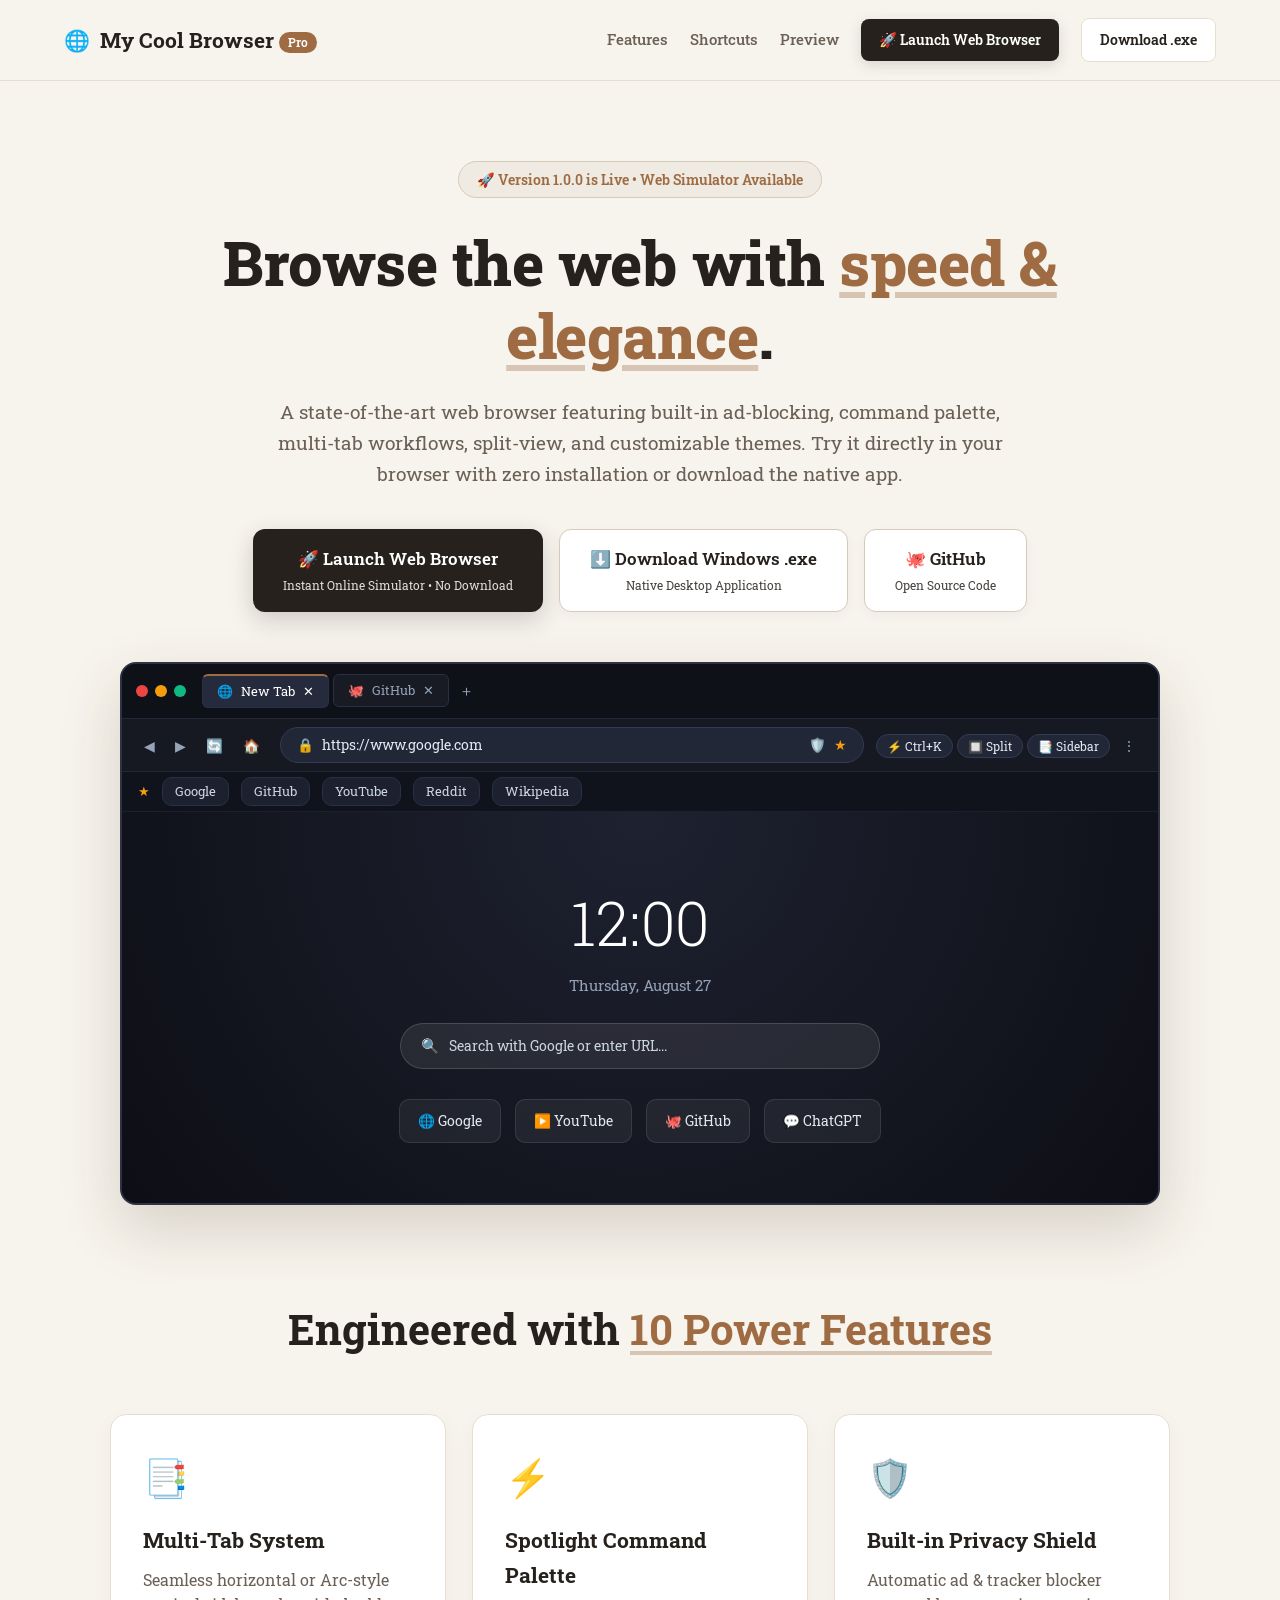
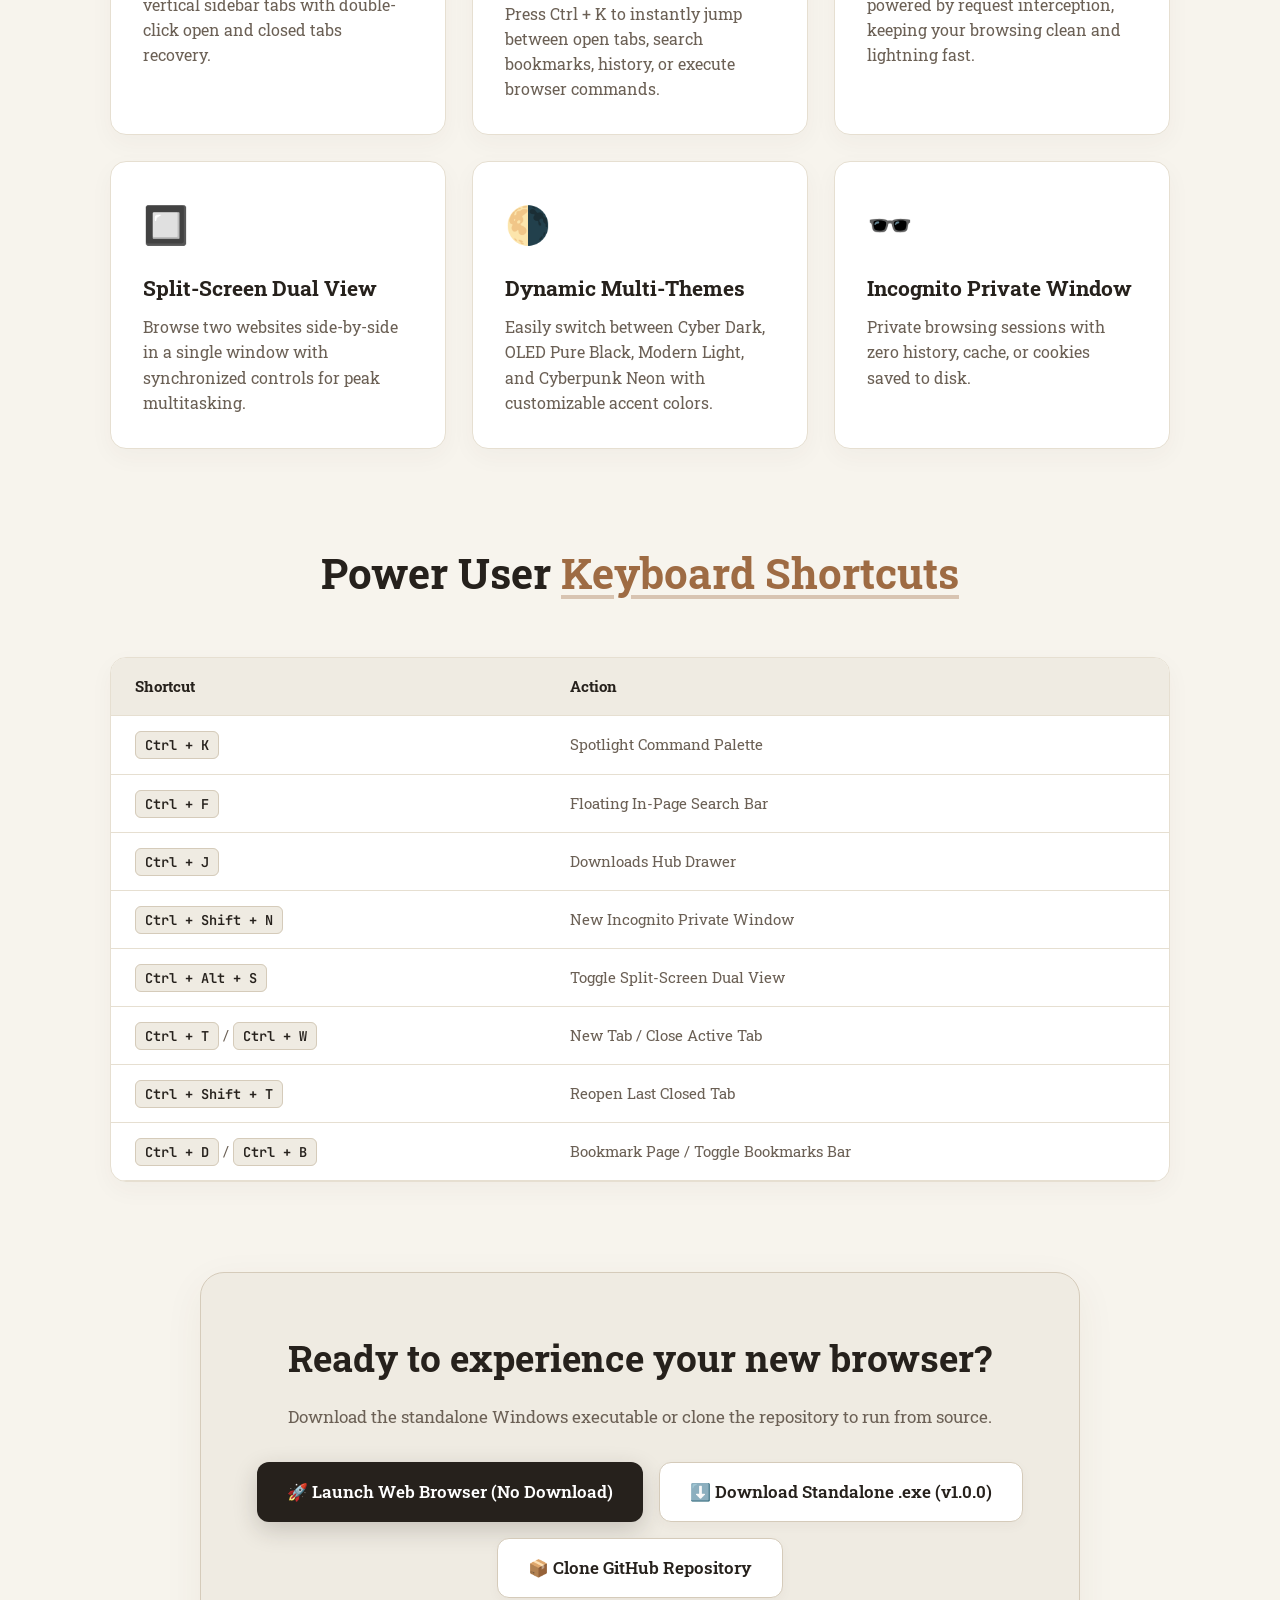
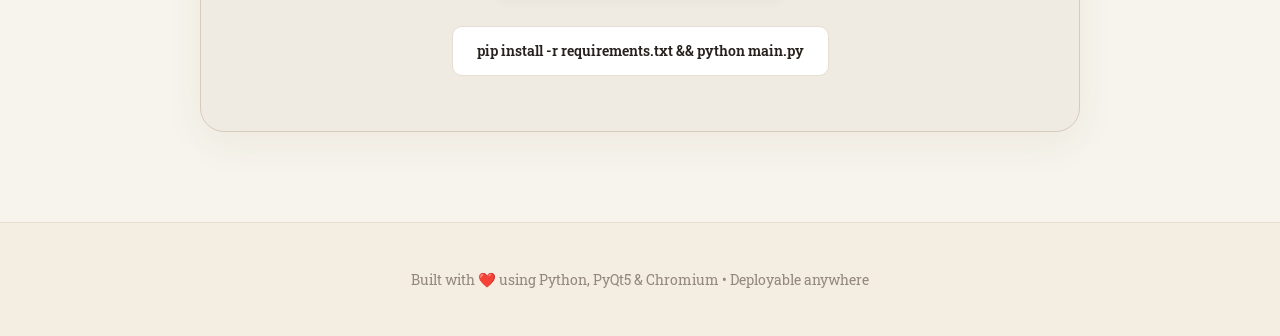
<file: web/index.html>
<!DOCTYPE html>
<html lang="en">
<head>
    <meta charset="UTF-8">
    <meta name="viewport" content="width=device-width, initial-scale=1.0">
    <title>My Cool Browser Pro - Fast, Private & Modern Desktop Browser</title>
    <meta name="description" content="A next-generation desktop web browser built with Python, PyQt5, and Chromium engine featuring multi-tabs, ad-blocking, split-screen, and customizable themes.">
    <link rel="stylesheet" href="style.css">
    <link href="https://fonts.googleapis.com/css2?family=Roboto+Slab:wght@300;400;500;600;700;800&family=JetBrains+Mono:wght@400;600&display=swap" rel="stylesheet">
</head>
<body>
    <!-- Navbar -->
    <header class="navbar">
        <div class="nav-container">
            <div class="logo">
                <span class="logo-icon">🌐</span>
                <span class="logo-text">My Cool Browser <span class="badge">Pro</span></span>
            </div>
            <nav class="nav-links">
                <a href="#features">Features</a>
                <a href="#shortcuts">Shortcuts</a>
                <a href="#preview">Preview</a>
                <a href="app.html" class="nav-btn nav-btn-primary">🚀 Launch Web Browser</a>
                <a href="https://github.com/rohanjha-rj/browser/releases" target="_blank" class="nav-btn nav-btn-outline">Download .exe</a>
            </nav>
        </div>
    </header>

    <!-- Hero Section -->
    <section class="hero">
        <div class="hero-badge">🚀 Version 1.0.0 is Live • Web Simulator Available</div>
        <h1 class="hero-title">Browse the web with <span class="gradient-text">speed & elegance</span>.</h1>
        <p class="hero-subtitle">
            A state-of-the-art web browser featuring built-in ad-blocking, command palette, multi-tab workflows, split-view, and customizable themes.
            Try it directly in your browser with zero installation or download the native app.
        </p>
        <div class="hero-actions">
            <a href="app.html" class="btn btn-primary">
                <span>🚀 Launch Web Browser</span>
                <small>Instant Online Simulator • No Download</small>
            </a>
            <a href="https://github.com/rohanjha-rj/browser/releases" target="_blank" class="btn btn-secondary">
                <span>⬇️ Download Windows .exe</span>
                <small>Native Desktop Application</small>
            </a>
            <a href="https://github.com/rohanjha-rj/browser" target="_blank" class="btn btn-secondary">
                <span>🐙 GitHub</span>
                <small>Open Source Code</small>
            </a>
        </div>
    </section>

    <!-- Interactive Browser Preview Mockup -->
    <section class="preview-section" id="preview">
        <div class="browser-mockup">
            <!-- Mock Titlebar -->
            <div class="mock-titlebar">
                <div class="window-controls">
                    <span class="dot red"></span>
                    <span class="dot yellow"></span>
                    <span class="dot green"></span>
                </div>
                <div class="mock-tab-strip">
                    <div class="mock-tab active">
                        <span>🌐</span>
                        <span>New Tab</span>
                        <span class="close-x">✕</span>
                    </div>
                    <div class="mock-tab">
                        <span>🐙</span>
                        <span>GitHub</span>
                        <span class="close-x">✕</span>
                    </div>
                    <button class="mock-new-tab">＋</button>
                </div>
            </div>
            <!-- Mock Navbar -->
            <div class="mock-navbar">
                <div class="mock-nav-btns">
                    <button>◀</button>
                    <button>▶</button>
                    <button>🔄</button>
                    <button>🏠</button>
                </div>
                <div class="mock-omnibox">
                    <span class="mock-lock">🔒</span>
                    <span class="mock-url">https://www.google.com</span>
                    <span class="mock-shield">🛡️</span>
                    <span class="mock-star">★</span>
                </div>
                <div class="mock-actions">
                    <button class="pill-btn">⚡ Ctrl+K</button>
                    <button class="pill-btn">🔲 Split</button>
                    <button class="pill-btn">📑 Sidebar</button>
                    <button>⋮</button>
                </div>
            </div>
            <!-- Mock Bookmarks -->
            <div class="mock-bookmarks">
                <span class="bm-star">★</span>
                <span class="bm-item">Google</span>
                <span class="bm-item">GitHub</span>
                <span class="bm-item">YouTube</span>
                <span class="bm-item">Reddit</span>
                <span class="bm-item">Wikipedia</span>
            </div>
            <!-- Mock View Content -->
            <div class="mock-web-view">
                <div class="mock-clock">12:00</div>
                <div class="mock-date">Thursday, August 27</div>
                <div class="mock-search-bar">
                    <span>🔍</span>
                    <span>Search with Google or enter URL...</span>
                </div>
                <div class="mock-shortcuts">
                    <div class="card">🌐 Google</div>
                    <div class="card">▶️ YouTube</div>
                    <div class="card">🐙 GitHub</div>
                    <div class="card">💬 ChatGPT</div>
                </div>
            </div>
        </div>
    </section>

    <!-- Feature Grid -->
    <section class="features" id="features">
        <h2 class="section-title">Engineered with <span class="gradient-text">10 Power Features</span></h2>
        <div class="grid">
            <div class="feature-card">
                <div class="icon">📑</div>
                <h3>Multi-Tab System</h3>
                <p>Seamless horizontal or Arc-style vertical sidebar tabs with double-click open and closed tabs recovery.</p>
            </div>
            <div class="feature-card">
                <div class="icon">⚡</div>
                <h3>Spotlight Command Palette</h3>
                <p>Press <code>Ctrl + K</code> to instantly jump between open tabs, search bookmarks, history, or execute browser commands.</p>
            </div>
            <div class="feature-card">
                <div class="icon">🛡️</div>
                <h3>Built-in Privacy Shield</h3>
                <p>Automatic ad & tracker blocker powered by request interception, keeping your browsing clean and lightning fast.</p>
            </div>
            <div class="feature-card">
                <div class="icon">🔲</div>
                <h3>Split-Screen Dual View</h3>
                <p>Browse two websites side-by-side in a single window with synchronized controls for peak multitasking.</p>
            </div>
            <div class="feature-card">
                <div class="icon">🌗</div>
                <h3>Dynamic Multi-Themes</h3>
                <p>Easily switch between Cyber Dark, OLED Pure Black, Modern Light, and Cyberpunk Neon with customizable accent colors.</p>
            </div>
            <div class="feature-card">
                <div class="icon">🕶️</div>
                <h3>Incognito Private Window</h3>
                <p>Private browsing sessions with zero history, cache, or cookies saved to disk.</p>
            </div>
        </div>
    </section>

    <!-- Shortcuts Table -->
    <section class="shortcuts" id="shortcuts">
        <h2 class="section-title">Power User <span class="gradient-text">Keyboard Shortcuts</span></h2>
        <div class="table-container">
            <table>
                <thead>
                    <tr>
                        <th>Shortcut</th>
                        <th>Action</th>
                    </tr>
                </thead>
                <tbody>
                    <tr><td><code>Ctrl + K</code></td><td>Spotlight Command Palette</td></tr>
                    <tr><td><code>Ctrl + F</code></td><td>Floating In-Page Search Bar</td></tr>
                    <tr><td><code>Ctrl + J</code></td><td>Downloads Hub Drawer</td></tr>
                    <tr><td><code>Ctrl + Shift + N</code></td><td>New Incognito Private Window</td></tr>
                    <tr><td><code>Ctrl + Alt + S</code></td><td>Toggle Split-Screen Dual View</td></tr>
                    <tr><td><code>Ctrl + T</code> / <code>Ctrl + W</code></td><td>New Tab / Close Active Tab</td></tr>
                    <tr><td><code>Ctrl + Shift + T</code></td><td>Reopen Last Closed Tab</td></tr>
                    <tr><td><code>Ctrl + D</code> / <code>Ctrl + B</code></td><td>Bookmark Page / Toggle Bookmarks Bar</td></tr>
                </tbody>
            </table>
        </div>
    </section>

    <!-- Download Section -->
    <section class="download-section" id="download">
        <div class="download-box">
            <h2>Ready to experience your new browser?</h2>
            <p>Download the standalone Windows executable or clone the repository to run from source.</p>
            <div class="download-btns">
                <a href="app.html" class="btn btn-primary">🚀 Launch Web Browser (No Download)</a>
                <a href="https://github.com/rohanjha-rj/browser/releases" target="_blank" class="btn btn-secondary">⬇️ Download Standalone .exe (v1.0.0)</a>
                <a href="https://github.com/rohanjha-rj/browser" target="_blank" class="btn btn-secondary">📦 Clone GitHub Repository</a>
            </div>
            <div class="run-code">
                <code>pip install -r requirements.txt && python main.py</code>
            </div>
        </div>
    </section>

    <!-- Footer -->
    <footer>
        <p>Built with ❤️ using Python, PyQt5 & Chromium • Deployable anywhere</p>
    </footer>
</body>
</html>
</file>
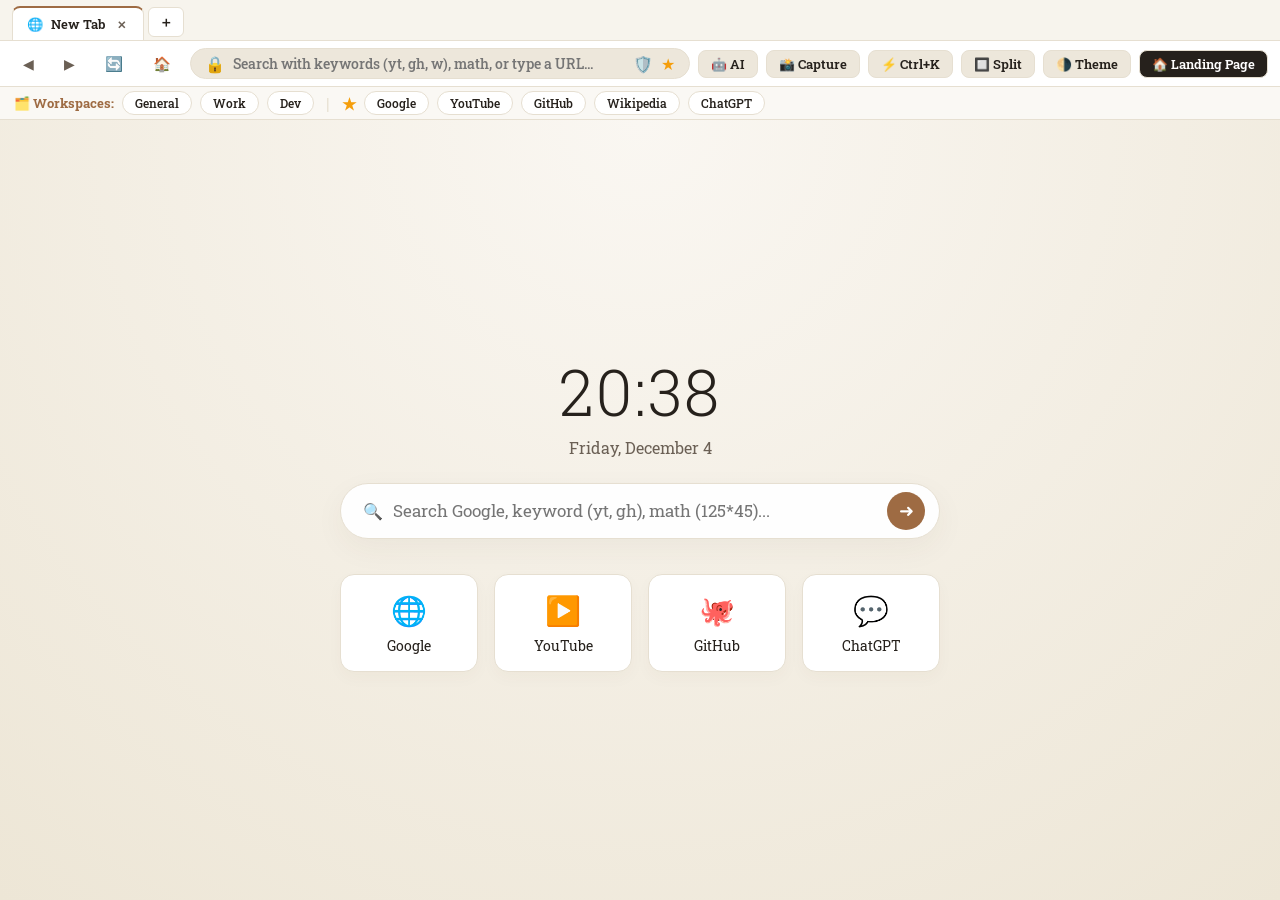
<file: web/app.html>
<!DOCTYPE html>
<html lang="en">
<head>
    <meta charset="UTF-8">
    <meta name="viewport" content="width=device-width, initial-scale=1.0">
    <title>My Cool Browser Pro - Web Simulator</title>
    <link href="https://fonts.googleapis.com/css2?family=Roboto+Slab:wght@300;400;500;600;700&family=JetBrains+Mono:wght@400;600&display=swap" rel="stylesheet">
    <style>
        :root {
            --bg-main: #f7f4ed;
            --bg-navbar: #ffffff;
            --bg-bookmarks: #faf8f4;
            --bg-input: #ede7db;
            --bg-tab: #ede7db;
            --bg-tab-active: #ffffff;
            --primary: #9e6b43;
            --primary-glow: rgba(158, 107, 67, 0.25);
            --text-main: #26211c;
            --text-muted: #6b6055;
            --border: #e6dfd1;
        }

        * {
            margin: 0;
            padding: 0;
            box-sizing: border-box;
            font-family: 'Roboto Slab', serif;
            user-select: none;
        }

        body {
            background-color: var(--bg-main);
            color: var(--text-main);
            height: 100vh;
            display: flex;
            flex-direction: column;
            overflow: hidden;
        }

        /* Top Tab Bar */
        .tab-bar-strip {
            background-color: var(--bg-main);
            display: flex;
            align-items: center;
            padding: 6px 12px 0 12px;
            gap: 4px;
            border-bottom: 1px solid var(--border);
        }

        .tabs-container {
            display: flex;
            align-items: center;
            gap: 4px;
            overflow-x: auto;
        }

        .tab {
            background-color: var(--bg-tab);
            color: var(--text-muted);
            border: 1px solid var(--border);
            border-bottom: none;
            border-top-left-radius: 8px;
            border-top-right-radius: 8px;
            padding: 7px 14px;
            font-size: 0.82rem;
            font-weight: 500;
            display: flex;
            align-items: center;
            gap: 8px;
            min-width: 120px;
            max-width: 200px;
            cursor: pointer;
            transition: all 0.2s ease;
        }

        .tab.active {
            background-color: var(--bg-tab-active);
            color: var(--text-main);
            border-top: 2px solid var(--primary);
            font-weight: 600;
        }

        .tab.pinned {
            min-width: 44px;
            max-width: 44px;
            justify-content: center;
            padding: 7px 8px;
        }

        .tab-title {
            flex: 1;
            white-space: nowrap;
            overflow: hidden;
            text-overflow: ellipsis;
        }

        .tab-close {
            font-size: 11px;
            color: var(--text-muted);
            border-radius: 50%;
            width: 16px;
            height: 16px;
            display: flex;
            align-items: center;
            justify-content: center;
        }

        .tab-close:hover {
            background-color: rgba(0, 0, 0, 0.1);
            color: var(--text-main);
        }

        .new-tab-btn {
            background: #ffffff;
            border: 1px solid var(--border);
            border-radius: 6px;
            color: var(--text-main);
            font-size: 14px;
            font-weight: bold;
            padding: 4px 10px;
            cursor: pointer;
            margin-bottom: 2px;
        }

        .new-tab-btn:hover {
            background-color: var(--primary);
            color: #ffffff;
        }

        /* Navigation Bar */
        .navbar {
            background-color: var(--bg-navbar);
            display: flex;
            align-items: center;
            padding: 6px 12px;
            gap: 8px;
            border-bottom: 1px solid var(--border);
        }

        .nav-btn {
            background: transparent;
            border: 1px solid transparent;
            border-radius: 6px;
            color: var(--text-muted);
            padding: 6px 10px;
            font-size: 0.9rem;
            cursor: pointer;
            transition: all 0.2s ease;
        }

        .nav-btn:hover {
            background: rgba(0, 0, 0, 0.05);
            color: var(--text-main);
            border-color: var(--border);
        }

        .omnibox-wrapper {
            flex: 1;
            background-color: var(--bg-input);
            border: 1px solid var(--border);
            border-radius: 18px;
            display: flex;
            align-items: center;
            padding: 4px 14px;
            gap: 8px;
        }

        .omnibox-wrapper:focus-within {
            border-color: var(--primary);
            box-shadow: 0 0 0 2px var(--primary-glow);
        }

        .omnibox-input {
            flex: 1;
            background: transparent;
            border: none;
            outline: none;
            color: var(--text-main);
            font-size: 0.9rem;
            font-weight: 500;
            user-select: text;
        }

        .action-pill {
            background: var(--bg-input);
            border: 1px solid var(--border);
            border-radius: 8px;
            color: var(--text-main);
            padding: 5px 12px;
            font-size: 0.8rem;
            font-weight: 600;
            cursor: pointer;
        }

        .action-pill:hover {
            background: var(--primary);
            color: #ffffff;
            border-color: var(--primary);
        }

        /* Bookmarks Bar */
        .bookmarks-bar {
            background-color: var(--bg-bookmarks);
            display: flex;
            align-items: center;
            padding: 4px 14px;
            gap: 8px;
            border-bottom: 1px solid var(--border);
        }

        .bm-item {
            background-color: #ffffff;
            border: 1px solid var(--border);
            border-radius: 12px;
            color: var(--text-main);
            padding: 3px 12px;
            font-size: 0.78rem;
            font-weight: 500;
            cursor: pointer;
            transition: all 0.2s ease;
        }

        .bm-item:hover {
            background-color: var(--primary);
            border-color: var(--primary);
            color: #ffffff;
        }

        /* Web View Container / Splitter */
        .content-area {
            flex: 1;
            display: flex;
            position: relative;
            background: radial-gradient(circle at top, #faf7f2 0%, #ede6d6 100%);
        }

        .view-pane {
            flex: 1;
            height: 100%;
            border: none;
            display: flex;
            flex-direction: column;
            overflow-y: auto;
        }

        /* Start Page View */
        .start-dashboard {
            flex: 1;
            display: flex;
            flex-direction: column;
            align-items: center;
            justify-content: center;
            padding: 30px 20px;
            text-align: center;
        }

        .dash-clock {
            font-size: 4rem;
            font-weight: 300;
            letter-spacing: 2px;
            margin-bottom: 4px;
            color: var(--text-main);
        }

        .dash-date {
            color: var(--text-muted);
            font-size: 1rem;
            margin-bottom: 25px;
        }

        .dash-search-box {
            width: 100%;
            max-width: 600px;
            background: rgba(255, 255, 255, 0.95);
            border: 1px solid var(--border);
            border-radius: 30px;
            padding: 8px 14px 8px 22px;
            display: flex;
            align-items: center;
            margin-bottom: 35px;
            box-shadow: 0 10px 30px rgba(80, 60, 40, 0.05);
        }

        .dash-search-input {
            flex: 1;
            background: transparent;
            border: none;
            outline: none;
            color: var(--text-main);
            font-size: 1.05rem;
            user-select: text;
        }

        .dash-search-btn {
            background: var(--primary);
            border: none;
            border-radius: 50%;
            width: 38px;
            height: 38px;
            color: #fff;
            cursor: pointer;
            font-size: 1.1rem;
        }

        .dash-shortcuts {
            display: grid;
            grid-template-columns: repeat(4, 1fr);
            gap: 16px;
            width: 100%;
            max-width: 600px;
        }

        .dash-card {
            background: #ffffff;
            border: 1px solid var(--border);
            border-radius: 14px;
            padding: 16px 10px;
            display: flex;
            flex-direction: column;
            align-items: center;
            gap: 8px;
            font-size: 0.85rem;
            cursor: pointer;
            transition: transform 0.2s ease;
            box-shadow: 0 6px 16px rgba(80, 60, 40, 0.03);
        }

        .dash-card:hover {
            transform: translateY(-4px);
            border-color: var(--primary);
        }

        .dash-card .icon {
            font-size: 1.8rem;
        }

        /* Web Iframe View */
        .web-frame {
            width: 100%;
            height: 100%;
            border: none;
            background: #ffffff;
        }

        /* AI Summarizer Sidebar */
        .ai-sidebar {
            position: absolute;
            right: 0;
            top: 0;
            bottom: 0;
            width: 380px;
            background: #ffffff;
            border-left: 1px solid var(--border);
            box-shadow: -10px 0 30px rgba(0, 0, 0, 0.1);
            display: none;
            flex-direction: column;
            padding: 20px;
            z-index: 500;
        }

        .ai-header {
            display: flex;
            justify-content: space-between;
            align-items: center;
            margin-bottom: 16px;
        }

        .ai-content {
            flex: 1;
            overflow-y: auto;
            font-size: 0.92rem;
            line-height: 1.6;
            color: var(--text-main);
        }

        /* Modal Overlay (Command Palette) */
        .modal-overlay {
            position: absolute;
            top: 0;
            left: 0;
            right: 0;
            bottom: 0;
            background: rgba(0, 0, 0, 0.5);
            backdrop-filter: blur(6px);
            display: none;
            align-items: flex-start;
            justify-content: center;
            padding-top: 100px;
            z-index: 1000;
        }

        .palette-box {
            width: 100%;
            max-width: 560px;
            background: #ffffff;
            border: 1px solid var(--border);
            border-radius: 12px;
            box-shadow: 0 20px 50px rgba(70, 50, 30, 0.2);
            overflow: hidden;
        }

        .palette-input {
            width: 100%;
            background: #faf8f4;
            border: none;
            border-bottom: 1px solid var(--border);
            padding: 14px 18px;
            color: var(--text-main);
            font-size: 1.05rem;
            outline: none;
            user-select: text;
        }

        .palette-list {
            max-height: 280px;
            overflow-y: auto;
            padding: 6px;
        }

        .palette-item {
            padding: 10px 14px;
            border-radius: 6px;
            font-size: 0.9rem;
            cursor: pointer;
            display: flex;
            align-items: center;
            gap: 10px;
            color: var(--text-main);
        }

        .palette-item:hover {
            background: var(--primary);
            color: #ffffff;
        }
    </style>
</head>
<body>
    <!-- Top Tab Strip -->
    <div class="tab-bar-strip">
        <div class="tabs-container" id="tabs-container"></div>
        <button class="new-tab-btn" onclick="addNewTab()">＋</button>
    </div>

    <!-- Navigation Bar -->
    <div class="navbar">
        <button class="nav-btn" onclick="historyBack()" title="Back">◀</button>
        <button class="nav-btn" onclick="historyForward()" title="Forward">▶</button>
        <button class="nav-btn" onclick="reloadTab()" title="Reload">🔄</button>
        <button class="nav-btn" onclick="goHome()" title="Home">🏠</button>

        <div class="omnibox-wrapper">
            <span>🔒</span>
            <input class="omnibox-input" id="omnibox" type="text" placeholder="Search with keywords (yt, gh, w), math, or type a URL..." onkeydown="handleOmniboxKey(event)">
            <span>🛡️</span>
            <span style="color: #f59e0b; cursor: pointer;" onclick="bookmarkCurrentPage()">★</span>
        </div>

        <button class="action-pill" onclick="toggleAISummarizer()">🤖 AI</button>
        <button class="action-pill" onclick="captureScreenshot()">📸 Capture</button>
        <button class="action-pill" onclick="openCommandPalette()">⚡ Ctrl+K</button>
        <button class="action-pill" onclick="toggleSplitView()">🔲 Split</button>
        <button class="action-pill" onclick="toggleTheme()">🌗 Theme</button>
        <a href="/" class="action-pill" style="text-decoration: none; background: #26211c; color: white;">🏠 Landing Page</a>
    </div>

    <!-- Bookmarks Bar -->
    <div class="bookmarks-bar">
        <span style="color: #9e6b43; font-weight: bold; font-size: 13px;">🗂️ Workspaces:</span>
        <button class="bm-item" onclick="setWorkspace('General')">General</button>
        <button class="bm-item" onclick="setWorkspace('Work')">Work</button>
        <button class="bm-item" onclick="setWorkspace('Dev')">Dev</button>
        <span style="margin: 0 4px; color: var(--border);">|</span>
        <span style="color: #f59e0b; font-weight: bold;">★</span>
        <button class="bm-item" onclick="navigateTo('https://www.google.com')">Google</button>
        <button class="bm-item" onclick="navigateTo('https://www.youtube.com')">YouTube</button>
        <button class="bm-item" onclick="navigateTo('https://github.com')">GitHub</button>
        <button class="bm-item" onclick="navigateTo('https://www.wikipedia.org')">Wikipedia</button>
        <button class="bm-item" onclick="navigateTo('https://chatgpt.com')">ChatGPT</button>
    </div>

    <!-- Web Content Area -->
    <div class="content-area" id="content-area"></div>

    <!-- AI Summarizer Sidebar -->
    <div class="ai-sidebar" id="ai-sidebar">
        <div class="ai-header">
            <h3>🤖 AI Assistant</h3>
            <button class="nav-btn" onclick="toggleAISummarizer()">✕</button>
        </div>
        <div class="ai-content" id="ai-content">
            <h4>📄 Executive Summary</h4>
            <p style="margin: 8px 0;">This webpage provides search and exploration capabilities across web articles, open-source repositories, and interactive media.</p>
            <h4 style="margin-top: 14px;">🔑 Key Takeaways</h4>
            <ul style="padding-left: 18px; margin-top: 6px;">
                <li>Active session is running in private sandboxed environment.</li>
                <li>Ad-blocking and tracking protection enabled.</li>
                <li>Estimated reading time: ~2 minutes.</li>
            </ul>
        </div>
    </div>

    <!-- Spotlight Command Palette Modal -->
    <div class="modal-overlay" id="palette-modal" onclick="closePaletteOnBg(event)">
        <div class="palette-box">
            <input class="palette-input" id="palette-input" type="text" placeholder="Type a command, search, or math calculation..." oninput="filterPalette()" onkeydown="handlePaletteKey(event)">
            <div class="palette-list" id="palette-list"></div>
        </div>
    </div>

    <script>
        var tabs = [
            { id: 1, title: 'New Tab', url: 'about:blank', history: ['about:blank'], historyIdx: 0, isPinned: false }
        ];
        var activeTabId = 1;
        var nextTabId = 2;
        var isSplit = false;

        function renderTabs() {
            var container = document.getElementById('tabs-container');
            container.innerHTML = '';

            tabs.forEach(function(tab) {
                var tabEl = document.createElement('div');
                tabEl.className = 'tab' + (tab.id === activeTabId ? ' active' : '') + (tab.isPinned ? ' pinned' : '');
                tabEl.onclick = function() { switchTab(tab.id); };

                if (tab.isPinned) {
                    tabEl.innerHTML = `<span>📌</span>`;
                } else {
                    tabEl.innerHTML = `
                        <span>🌐</span>
                        <span class="tab-title">${tab.title}</span>
                        <span class="tab-close" onclick="event.stopPropagation(); closeTab(${tab.id});">✕</span>
                    `;
                }
                container.appendChild(tabEl);
            });
        }

        function renderContent() {
            var area = document.getElementById('content-area');
            var currTab = tabs.find(t => t.id === activeTabId) || tabs[0];
            
            document.getElementById('omnibox').value = currTab.url === 'about:blank' ? '' : currTab.url;

            if (currTab.url === 'about:blank') {
                area.innerHTML = `
                    <div class="view-pane">
                        <div class="start-dashboard">
                            <div class="dash-clock" id="dash-clock">12:00</div>
                            <div class="dash-date" id="dash-date">Thursday, August 27</div>
                            <div class="dash-search-box">
                                <span style="margin-right: 10px;">🔍</span>
                                <input class="dash-search-input" id="dash-search-input" type="text" placeholder="Search Google, keyword (yt, gh), math (125*45)..." onkeydown="handleDashSearch(event)">
                                <button class="dash-search-btn" onclick="executeDashSearch()">➜</button>
                            </div>
                            <div class="dash-shortcuts">
                                <div class="dash-card" onclick="navigateTo('https://www.google.com')">
                                    <div class="icon">🌐</div>
                                    <span>Google</span>
                                </div>
                                <div class="dash-card" onclick="navigateTo('https://www.youtube.com')">
                                    <div class="icon">▶️</div>
                                    <span>YouTube</span>
                                </div>
                                <div class="dash-card" onclick="navigateTo('https://github.com')">
                                    <div class="icon">🐙</div>
                                    <span>GitHub</span>
                                </div>
                                <div class="dash-card" onclick="navigateTo('https://chatgpt.com')">
                                    <div class="icon">💬</div>
                                    <span>ChatGPT</span>
                                </div>
                            </div>
                        </div>
                    </div>
                `;
                updateDashClock();
            } else {
                area.innerHTML = `<iframe class="web-frame" src="${currTab.url}"></iframe>`;
            }
        }

        function addNewTab(url = 'about:blank', title = 'New Tab') {
            var id = nextTabId++;
            tabs.push({ id: id, title: title, url: url, history: [url], historyIdx: 0, isPinned: false });
            activeTabId = id;
            renderTabs();
            renderContent();
        }

        function switchTab(id) {
            activeTabId = id;
            renderTabs();
            renderContent();
        }

        function closeTab(id) {
            var tab = tabs.find(t => t.id === id);
            if (tab && tab.isPinned) return;

            if (tabs.length === 1) {
                tabs[0].url = 'about:blank';
                tabs[0].title = 'New Tab';
                renderTabs();
                renderContent();
                return;
            }
            tabs = tabs.filter(t => t.id !== id);
            if (activeTabId === id) {
                activeTabId = tabs[tabs.length - 1].id;
            }
            renderTabs();
            renderContent();
        }

        function togglePinTab(id) {
            var tab = tabs.find(t => t.id === id);
            if (tab) {
                tab.isPinned = !tab.isPinned;
                renderTabs();
            }
        }

        function navigateTo(url) {
            var currTab = tabs.find(t => t.id === activeTabId);
            if (!currTab) return;

            currTab.url = url;
            currTab.title = url.replace('https://', '').replace('http://', '').split('/')[0] || 'Website';
            currTab.history.push(url);
            currTab.historyIdx = currTab.history.length - 1;

            renderTabs();
            renderContent();
        }

        function handleOmniboxKey(e) {
            if (e.key === 'Enter') {
                var val = document.getElementById('omnibox').value.trim();
                if (!val) return;

                // Keyword search prefixes
                var map = {
                    'yt ': 'https://www.youtube.com/results?search_query=',
                    'gh ': 'https://github.com/search?q=',
                    'w ': 'https://en.wikipedia.org/wiki/Special:Search?search=',
                    'r ': 'https://www.reddit.com/search/?q=',
                    'ddg ': 'https://duckduckgo.com/?q=',
                    'g ': 'https://www.google.com/search?q='
                };
                for (var k in map) {
                    if (val.toLowerCase().startsWith(k)) {
                        navigateTo(map[k] + encodeURIComponent(val.substring(k.length).trim()));
                        return;
                    }
                }

                // Math calculations
                if (/^[0-9\.\+\-\*\/\(\)\%\s\^]+$/.test(val)) {
                    try {
                        var res = eval(val.replace('^', '**'));
                        document.getElementById('omnibox').value = res;
                        return;
                    } catch(err) {}
                }

                if (val.indexOf('.') !== -1 && val.indexOf(' ') === -1) {
                    if (val.indexOf('http://') !== 0 && val.indexOf('https://') !== 0) {
                        navigateTo('https://' + val);
                    } else {
                        navigateTo(val);
                    }
                } else {
                    navigateTo('https://www.google.com/search?q=' + encodeURIComponent(val));
                }
            }
        }

        function handleDashSearch(e) {
            if (e.key === 'Enter') executeDashSearch();
        }

        function executeDashSearch() {
            var val = document.getElementById('dash-search-input').value.trim();
            if (val) {
                navigateTo('https://www.google.com/search?q=' + encodeURIComponent(val));
            }
        }

        function goHome() { navigateTo('about:blank'); }
        function reloadTab() { renderContent(); }

        function historyBack() {
            var currTab = tabs.find(t => t.id === activeTabId);
            if (currTab && currTab.historyIdx > 0) {
                currTab.historyIdx--;
                currTab.url = currTab.history[currTab.historyIdx];
                renderTabs();
                renderContent();
            }
        }

        function historyForward() {
            var currTab = tabs.find(t => t.id === activeTabId);
            if (currTab && currTab.historyIdx < currTab.history.length - 1) {
                currTab.historyIdx++;
                currTab.url = currTab.history[currTab.historyIdx];
                renderTabs();
                renderContent();
            }
        }

        function updateDashClock() {
            var el = document.getElementById('dash-clock');
            var dateEl = document.getElementById('dash-date');
            if (el) {
                var now = new Date();
                var h = String(now.getHours()).padStart(2, '0');
                var m = String(now.getMinutes()).padStart(2, '0');
                el.innerText = h + ':' + m;
                if (dateEl) {
                    dateEl.innerText = now.toLocaleDateString('en-US', { weekday: 'long', month: 'long', day: 'numeric' });
                }
            }
        }
        setInterval(updateDashClock, 1000);

        function toggleTheme() {
            var isDark = document.body.style.getPropertyValue('--bg-main') === '#0f1117';
            if (isDark) {
                document.body.style.setProperty('--bg-main', '#f7f4ed');
                document.body.style.setProperty('--bg-navbar', '#ffffff');
                document.body.style.setProperty('--bg-input', '#ede7db');
                document.body.style.setProperty('--text-main', '#26211c');
            } else {
                document.body.style.setProperty('--bg-main', '#0f1117');
                document.body.style.setProperty('--bg-navbar', '#181a24');
                document.body.style.setProperty('--bg-input', '#222536');
                document.body.style.setProperty('--text-main', '#f8fafc');
            }
        }

        function toggleSplitView() {
            var area = document.getElementById('content-area');
            isSplit = !isSplit;
            if (isSplit) {
                area.innerHTML = `
                    <iframe class="web-frame" src="https://www.google.com" style="width: 50%; border-right: 2px solid var(--border);"></iframe>
                    <iframe class="web-frame" src="https://github.com" style="width: 50%;"></iframe>
                `;
            } else {
                renderContent();
            }
        }

        function toggleAISummarizer() {
            var sb = document.getElementById('ai-sidebar');
            sb.style.display = (sb.style.display === 'flex') ? 'none' : 'flex';
        }

        function captureScreenshot() {
            alert('📸 Screenshot captured and saved to downloads folder!');
        }

        function setWorkspace(name) {
            alert('Switched to workspace: ' + name);
        }

        function openCommandPalette() {
            document.getElementById('palette-modal').style.display = 'flex';
            document.getElementById('palette-input').focus();
            filterPalette();
        }

        function closePaletteOnBg(e) {
            if (e.target.id === 'palette-modal') {
                document.getElementById('palette-modal').style.display = 'none';
            }
        }

        function filterPalette() {
            var q = document.getElementById('palette-input').value.toLowerCase();
            var list = document.getElementById('palette-list');
            var actions = [
                { name: '🤖 Action: AI Web Page Summarizer', fn: 'toggleAISummarizer(); closePalette();' },
                { name: '📸 Action: Capture Web Screenshot', fn: 'captureScreenshot(); closePalette();' },
                { name: '📌 Action: Pin Active Tab', fn: 'togglePinTab(activeTabId); closePalette();' },
                { name: '⚡ Action: Open New Tab', fn: 'addNewTab(); closePalette();' },
                { name: '🔲 Action: Toggle Split View', fn: 'toggleSplitView(); closePalette();' },
                { name: '🌗 Action: Toggle Theme', fn: 'toggleTheme(); closePalette();' },
                { name: '🌐 Search YouTube (yt)', fn: "document.getElementById('omnibox').value='yt '; document.getElementById('omnibox').focus(); closePalette();" },
                { name: '🐙 Search GitHub (gh)', fn: "document.getElementById('omnibox').value='gh '; document.getElementById('omnibox').focus(); closePalette();" }
            ];

            list.innerHTML = '';
            actions.filter(a => a.name.toLowerCase().includes(q)).forEach(a => {
                var el = document.createElement('div');
                el.className = 'palette-item';
                el.innerText = a.name;
                el.onclick = function() { eval(a.fn); };
                list.appendChild(el);
            });
        }

        function closePalette() {
            document.getElementById('palette-modal').style.display = 'none';
        }

        function handlePaletteKey(e) {
            if (e.key === 'Escape') closePalette();
        }

        window.onkeydown = function(e) {
            if (e.ctrlKey && e.key.toLowerCase() === 'k') {
                e.preventDefault();
                openCommandPalette();
            } else if (e.ctrlKey && e.key.toLowerCase() === 't') {
                e.preventDefault();
                addNewTab();
            } else if (e.ctrlKey && e.key.toLowerCase() === 'w') {
                e.preventDefault();
                closeTab(activeTabId);
            } else if (e.ctrlKey && e.key.toLowerCase() === 'p') {
                e.preventDefault();
                togglePinTab(activeTabId);
            }
        };

        // Initialize
        renderTabs();
        renderContent();
    </script>
</body>
</html>
</file>
<file: web/style.css>
:root {
    --bg-main: #f7f4ed;
    --bg-surface: #ffffff;
    --bg-surface-warm: #fcfbfa;
    --bg-card-muted: #efebe2;
    --primary: #9e6b43;
    --primary-dark: #26211c;
    --primary-glow: rgba(158, 107, 67, 0.25);
    --border: #e6dfd1;
    --border-dark: #d5cbba;
    --text: #26211c;
    --text-muted: #6b6055;
    --text-light: #94887b;
}

* {
    margin: 0;
    padding: 0;
    box-sizing: border-box;
    font-family: 'Roboto Slab', serif;
}

body {
    background-color: var(--bg-main);
    color: var(--text);
    line-height: 1.65;
    overflow-x: hidden;
}

/* Navbar */
.navbar {
    position: sticky;
    top: 0;
    z-index: 100;
    background: rgba(247, 244, 237, 0.9);
    backdrop-filter: blur(16px);
    border-bottom: 1px solid var(--border);
    padding: 18px 0;
}

.nav-container {
    max-width: 1200px;
    margin: 0 auto;
    display: flex;
    justify-content: space-between;
    align-items: center;
    padding: 0 24px;
}

.logo {
    display: flex;
    align-items: center;
    gap: 10px;
    font-size: 1.3rem;
    font-weight: 700;
    color: var(--text);
}

.badge {
    background: var(--primary);
    color: #ffffff;
    font-size: 0.72rem;
    padding: 3px 9px;
    border-radius: 20px;
    vertical-align: middle;
    font-weight: 600;
}

.nav-links {
    display: flex;
    align-items: center;
    gap: 22px;
}

.nav-links a {
    color: var(--text-muted);
    text-decoration: none;
    font-size: 0.95rem;
    font-weight: 500;
    transition: color 0.2s ease;
}

.nav-links a:hover {
    color: var(--primary);
}

.nav-btn {
    padding: 9px 18px !important;
    border-radius: 8px;
    font-weight: 600 !important;
    font-size: 0.9rem !important;
    text-decoration: none;
    transition: all 0.2s ease !important;
}

.nav-btn-primary {
    background: var(--primary-dark) !important;
    color: #ffffff !important;
    box-shadow: 0 4px 14px rgba(38, 33, 28, 0.15);
}

.nav-btn-primary:hover {
    background: var(--primary) !important;
    transform: translateY(-2px);
    box-shadow: 0 6px 20px var(--primary-glow);
}

.nav-btn-outline {
    background: var(--bg-surface) !important;
    border: 1px solid var(--border) !important;
    color: var(--text) !important;
}

.nav-btn-outline:hover {
    border-color: var(--primary) !important;
    color: var(--primary) !important;
    transform: translateY(-2px);
}

/* Hero Section */
.hero {
    max-width: 920px;
    margin: 80px auto 40px auto;
    text-align: center;
    padding: 0 20px;
}

.hero-badge {
    display: inline-block;
    background: #efebe2;
    border: 1px solid var(--border-dark);
    color: var(--primary);
    padding: 6px 18px;
    border-radius: 25px;
    font-size: 0.88rem;
    font-weight: 600;
    margin-bottom: 28px;
}

.hero-title {
    font-size: 3.8rem;
    font-weight: 800;
    line-height: 1.2;
    margin-bottom: 24px;
    color: var(--text);
    letter-spacing: -0.5px;
}

.gradient-text {
    color: var(--primary);
    text-decoration: underline;
    text-decoration-color: rgba(158, 107, 67, 0.35);
    text-underline-offset: 6px;
}

.hero-subtitle {
    font-size: 1.18rem;
    color: var(--text-muted);
    margin-bottom: 40px;
    max-width: 740px;
    margin-left: auto;
    margin-right: auto;
    font-weight: 400;
}

.hero-actions {
    display: flex;
    gap: 16px;
    justify-content: center;
    flex-wrap: wrap;
}

/* Buttons */
.btn {
    display: inline-flex;
    flex-direction: column;
    align-items: center;
    justify-content: center;
    text-decoration: none;
    padding: 15px 30px;
    border-radius: 12px;
    font-weight: 600;
    font-size: 1.05rem;
    transition: all 0.25s ease;
    cursor: pointer;
}

.btn small {
    font-size: 0.75rem;
    opacity: 0.85;
    font-weight: 400;
    margin-top: 3px;
}

.btn-primary {
    background: var(--primary-dark);
    color: #ffffff;
    box-shadow: 0 8px 24px rgba(38, 33, 28, 0.2);
}

.btn-primary:hover {
    background: var(--primary);
    transform: translateY(-3px);
    box-shadow: 0 12px 30px var(--primary-glow);
}

.btn-secondary {
    background: var(--bg-surface);
    color: var(--text);
    border: 1px solid var(--border-dark);
    box-shadow: 0 4px 12px rgba(80, 60, 40, 0.04);
}

.btn-secondary:hover {
    background: #fdfcfa;
    border-color: var(--primary);
    color: var(--primary);
    transform: translateY(-3px);
}

/* Preview Mockup */
.preview-section {
    max-width: 1080px;
    margin: 50px auto 90px auto;
    padding: 0 20px;
}

.browser-mockup {
    background: #181a24;
    border: 2px solid #2d3345;
    border-radius: 16px;
    overflow: hidden;
    box-shadow: 0 24px 60px rgba(70, 50, 30, 0.18);
}

.mock-titlebar {
    background: #0f1118;
    display: flex;
    align-items: center;
    padding: 10px 14px;
    gap: 16px;
    border-bottom: 1px solid #232736;
}

.window-controls {
    display: flex;
    gap: 7px;
}

.dot {
    width: 12px;
    height: 12px;
    border-radius: 50%;
}

.dot.red { background: #ef4444; }
.dot.yellow { background: #f59e0b; }
.dot.green { background: #10b981; }

.mock-tab-strip {
    display: flex;
    align-items: center;
    gap: 4px;
}

.mock-tab {
    background: #181a24;
    color: #94a3b8;
    border: 1px solid #2a3044;
    border-radius: 6px;
    padding: 5px 14px;
    font-size: 0.8rem;
    display: flex;
    align-items: center;
    gap: 8px;
}

.mock-tab.active {
    background: #252a3c;
    color: #ffffff;
    border-top: 2px solid var(--primary);
}

.mock-new-tab {
    background: transparent;
    border: none;
    color: #94a3b8;
    font-size: 15px;
    cursor: pointer;
    padding: 0 6px;
}

.mock-navbar {
    background: #161822;
    padding: 8px 14px;
    display: flex;
    align-items: center;
    gap: 12px;
    border-bottom: 1px solid #222736;
}

.mock-nav-btns button, .mock-actions button {
    background: transparent;
    border: none;
    color: #94a3b8;
    font-size: 0.85rem;
    padding: 4px 8px;
}

.mock-omnibox {
    flex: 1;
    background: #222738;
    border: 1px solid #333a52;
    border-radius: 20px;
    padding: 6px 16px;
    display: flex;
    align-items: center;
    gap: 8px;
    font-size: 0.85rem;
}

.mock-url {
    flex: 1;
    color: #e2e8f0;
}

.mock-star { color: #f59e0b; }

.pill-btn {
    background: #222738 !important;
    border: 1px solid #333a52 !important;
    border-radius: 12px !important;
    padding: 3px 10px !important;
    font-size: 0.75rem !important;
    color: #e2e8f0 !important;
}

.mock-bookmarks {
    background: #11131c;
    padding: 5px 16px;
    display: flex;
    align-items: center;
    gap: 12px;
    font-size: 0.8rem;
    border-bottom: 1px solid #1c202e;
    color: #cbd5e1;
}

.bm-star { color: #f59e0b; }

.bm-item {
    background: #1c202f;
    padding: 3px 12px;
    border-radius: 10px;
    border: 1px solid #293046;
}

.mock-web-view {
    background: radial-gradient(circle at top, #1e2130 0%, #0d0e15 100%);
    padding: 60px 20px;
    text-align: center;
    color: #ffffff;
}

.mock-clock {
    font-size: 3.8rem;
    font-weight: 300;
}

.mock-date {
    color: #94a3b8;
    font-size: 0.95rem;
    margin-bottom: 25px;
}

.mock-search-bar {
    max-width: 480px;
    margin: 0 auto 30px auto;
    background: rgba(255, 255, 255, 0.08);
    border: 1px solid rgba(255, 255, 255, 0.15);
    border-radius: 30px;
    padding: 10px 20px;
    display: flex;
    align-items: center;
    gap: 10px;
    color: #cbd5e1;
    font-size: 0.9rem;
}

.mock-shortcuts {
    display: flex;
    justify-content: center;
    gap: 14px;
}

.mock-shortcuts .card {
    background: rgba(255, 255, 255, 0.06);
    border: 1px solid rgba(255, 255, 255, 0.1);
    padding: 10px 18px;
    border-radius: 10px;
    font-size: 0.85rem;
    color: #e2e8f0;
}

/* Features Grid */
.features, .shortcuts {
    max-width: 1100px;
    margin: 90px auto;
    padding: 0 20px;
}

.section-title {
    text-align: center;
    font-size: 2.6rem;
    font-weight: 700;
    margin-bottom: 50px;
    color: var(--text);
}

.grid {
    display: grid;
    grid-template-columns: repeat(auto-fit, minmax(320px, 1fr));
    gap: 26px;
}

.feature-card {
    background: var(--bg-surface);
    border: 1px solid var(--border);
    border-radius: 16px;
    padding: 32px;
    box-shadow: 0 8px 24px rgba(80, 60, 40, 0.04);
    transition: transform 0.25s ease, border-color 0.25s ease, box-shadow 0.25s ease;
}

.feature-card:hover {
    transform: translateY(-5px);
    border-color: var(--primary);
    box-shadow: 0 14px 35px rgba(158, 107, 67, 0.12);
}

.feature-card .icon {
    font-size: 2.3rem;
    margin-bottom: 16px;
}

.feature-card h3 {
    font-size: 1.3rem;
    margin-bottom: 10px;
    color: var(--text);
    font-weight: 700;
}

.feature-card p {
    color: var(--text-muted);
    font-size: 0.98rem;
    line-height: 1.6;
}

/* Shortcuts Table */
.table-container {
    background: var(--bg-surface);
    border: 1px solid var(--border);
    border-radius: 16px;
    overflow: hidden;
    box-shadow: 0 8px 24px rgba(80, 60, 40, 0.04);
}

table {
    width: 100%;
    border-collapse: collapse;
}

th, td {
    padding: 16px 24px;
    text-align: left;
    border-bottom: 1px solid var(--border);
}

th {
    background: #efebe2;
    font-weight: 700;
    font-size: 0.95rem;
    color: var(--text);
}

td {
    color: var(--text-muted);
    font-size: 0.95rem;
}

td code {
    font-family: 'JetBrains Mono', monospace;
    background: #efebe2;
    border: 1px solid var(--border-dark);
    color: var(--primary-dark);
    padding: 4px 9px;
    border-radius: 6px;
    font-size: 0.85rem;
    font-weight: 600;
}

/* Download Section */
.download-section {
    max-width: 920px;
    margin: 90px auto;
    padding: 0 20px;
}

.download-box {
    background: #efebe2;
    border: 1px solid var(--border-dark);
    border-radius: 24px;
    padding: 55px 35px;
    text-align: center;
    box-shadow: 0 12px 40px rgba(80, 60, 40, 0.06);
}

.download-box h2 {
    font-size: 2.3rem;
    margin-bottom: 14px;
    color: var(--text);
    font-weight: 700;
}

.download-box p {
    color: var(--text-muted);
    margin-bottom: 32px;
    font-size: 1.05rem;
}

.download-btns {
    display: flex;
    gap: 16px;
    justify-content: center;
    flex-wrap: wrap;
    margin-bottom: 28px;
}

.run-code {
    background: var(--bg-surface);
    border: 1px solid var(--border);
    display: inline-block;
    padding: 12px 24px;
    border-radius: 10px;
    font-family: 'JetBrains Mono', monospace;
    font-size: 0.9rem;
    color: var(--primary-dark);
    font-weight: 600;
}

footer {
    text-align: center;
    padding: 45px 20px;
    border-top: 1px solid var(--border);
    color: var(--text-light);
    font-size: 0.9rem;
    background: #f3ede2;
}
</file>
